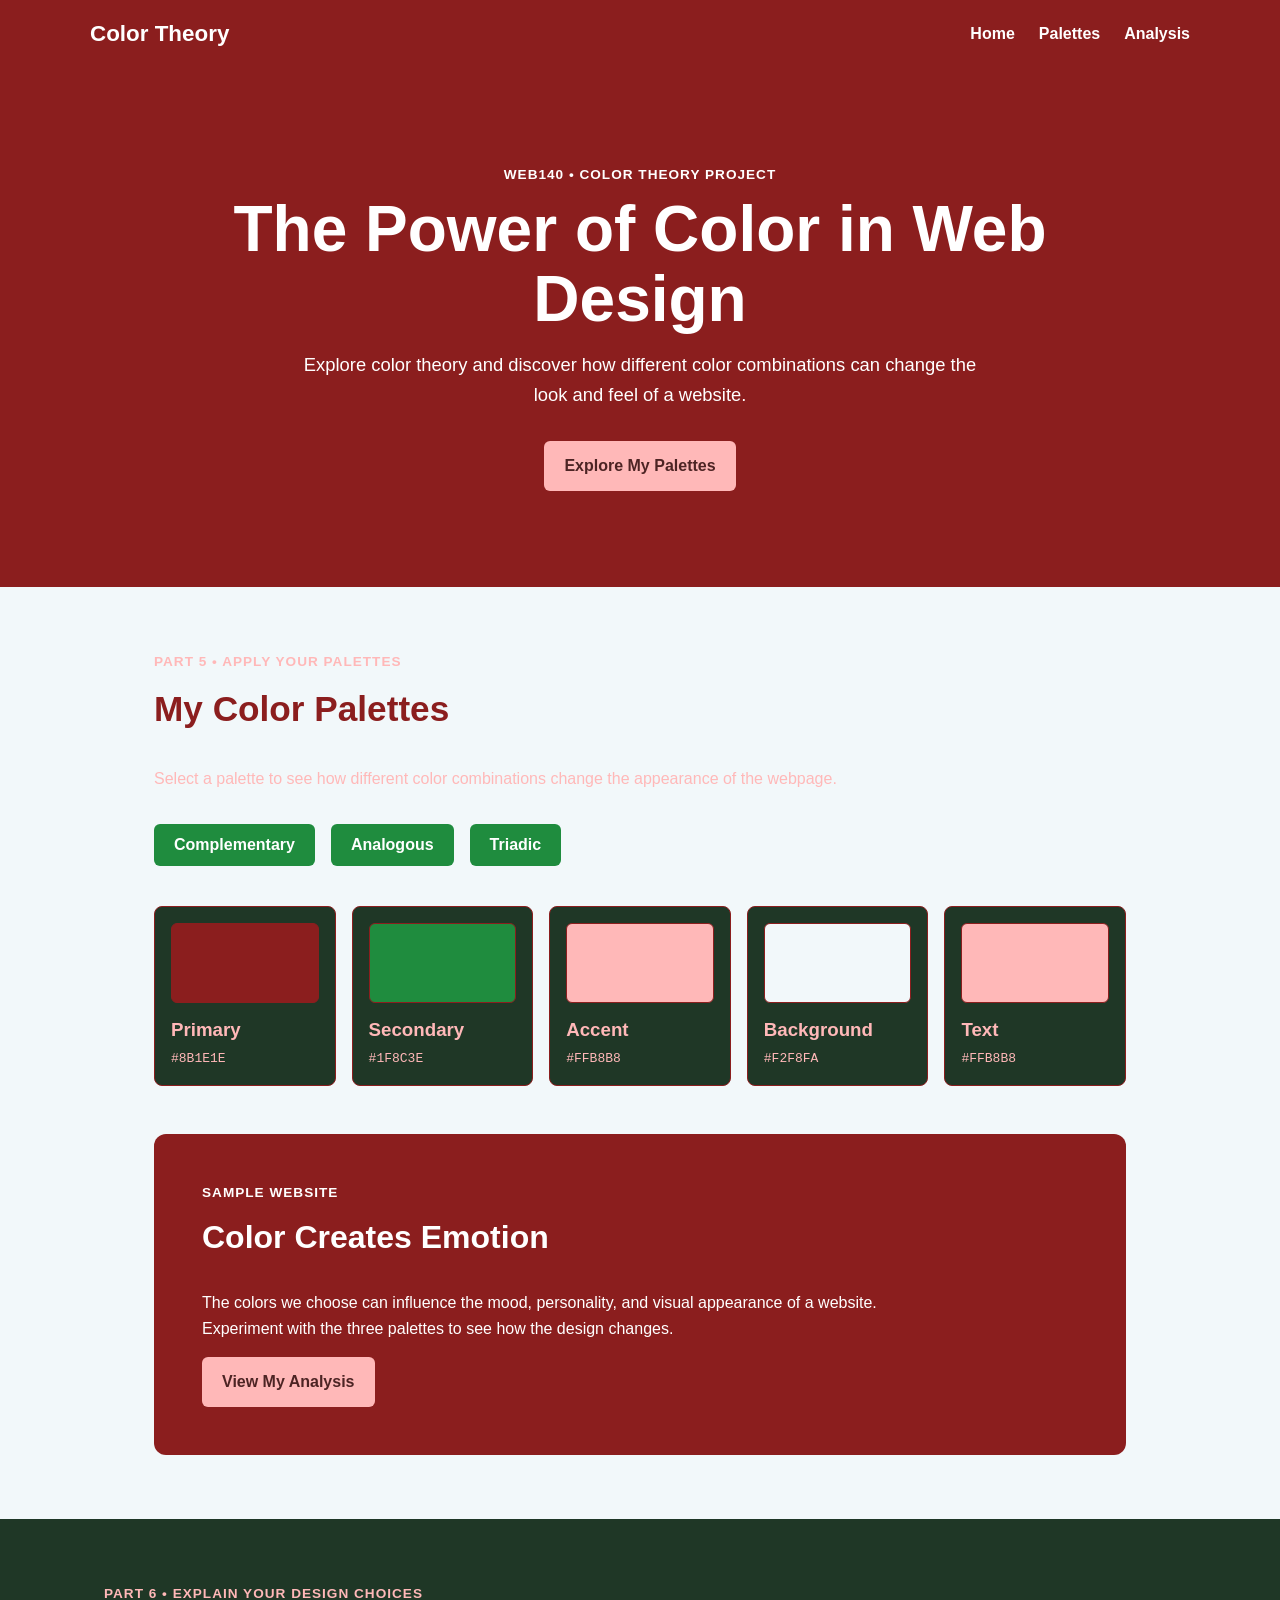
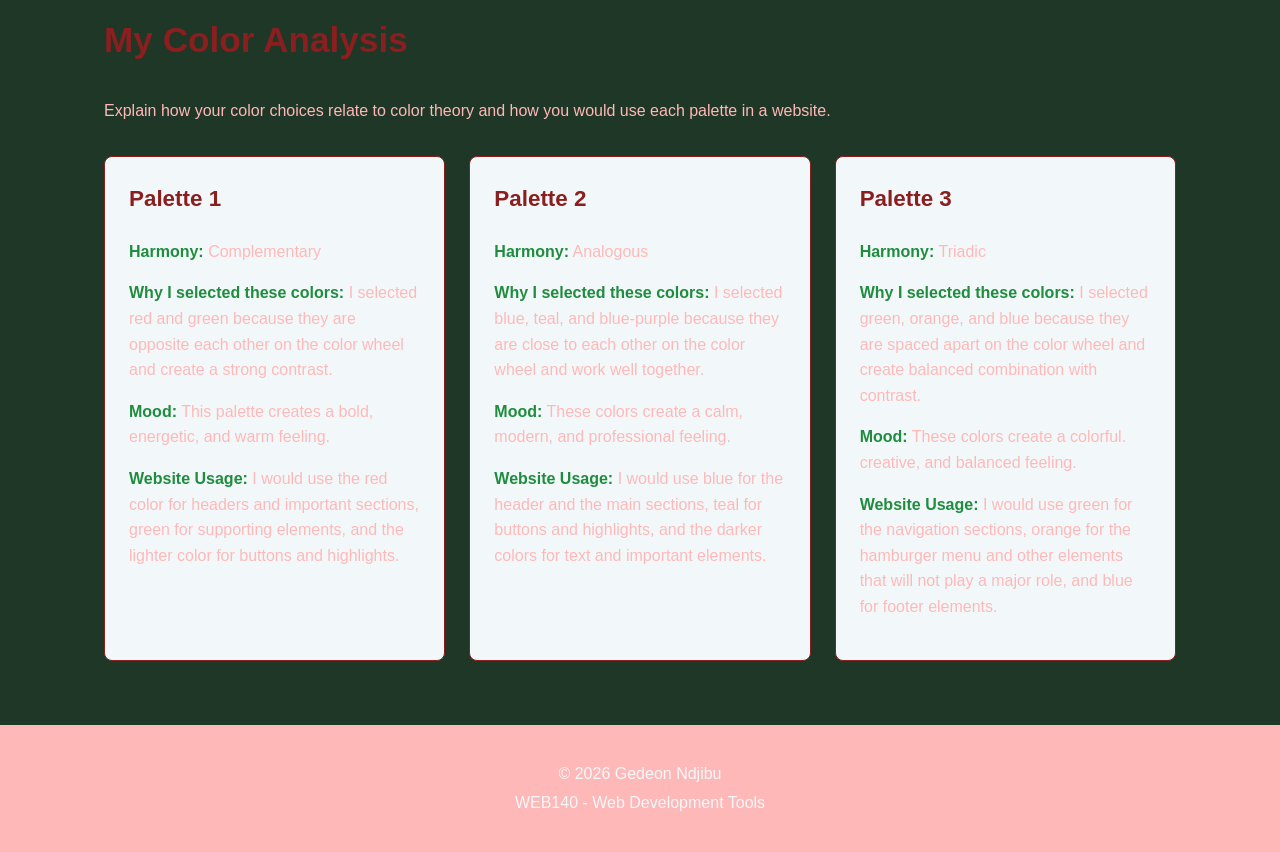
<file: colorTheory/index.html>
<!DOCTYPE html>
<html lang="en">

<head>

    <meta charset="UTF-8">

    <meta name="viewport" content="width=device-width, initial-scale=1.0">

    <title>Web140 Theory Project</title>

    <link rel="stylesheet" href="style.css">
</head>


<body>


    <!-- ================================
         HEADER
    ================================= -->

    <header class="site-header">

        <nav class="navbar" aria-label="Main navigation">

            <a href="#home" class="logo">
                Color Theory
            </a>


            <ul class="nav-links">

                <li>
                    <a href="#home">Home</a>
                </li>

                <li>
                    <a href="#palettes">Palettes</a>
                </li>

                <li>
                    <a href="#analysis">Analysis</a>
                </li>

            </ul>

        </nav>

    </header>


    <main>


        <!-- ================================
             HERO SECTION
        ================================= -->

        <section id="home" class="hero">

            <div class="hero-content">

                <p class="eyebrow">
                    WEB140 • Color Theory Project
                </p>


                <h1>
                    The Power of Color in Web Design
                </h1>


                <p class="hero-text">
                    Explore color theory and discover how different
                    color combinations can change the look and feel
                    of a website.
                </p>


                <a href="#palettes" class="button">
                    Explore My Palettes
                </a>

            </div>

        </section>


        <!-- ================================
             PALETTE SECTION
        ================================= -->

        <section id="palettes" class="section">

            <div class="section-heading">

                <p class="eyebrow">
                    Part 5 • Apply Your Palettes
                </p>


                <h2>
                    My Color Palettes
                </h2>


                <p>
                    Select a palette to see how different color
                    combinations change the appearance of the webpage.
                </p>

            </div>


            <!-- PALETTE BUTTONS -->

            <div class="palette-buttons">

                <button type="button" data-palette="palette1">
                    Complementary
                </button>


                <button type="button" data-palette="palette2">
                    Analogous
                </button>


                <button type="button" data-palette="palette3">
                    Triadic
                </button>

            </div>


            <!-- COLOR SWATCHES -->

            <div class="swatches">


                <div class="swatch">

                    <div class="color-box primary-color"></div>

                    <h3>
                        Primary
                    </h3>

                    <p id="primaryHex">
                        #2563EB
                    </p>

                </div>


                <div class="swatch">

                    <div class="color-box secondary-color"></div>

                    <h3>
                        Secondary
                    </h3>

                    <p id="secondaryHex">
                        #0F766E
                    </p>

                </div>


                <div class="swatch">

                    <div class="color-box accent-color"></div>

                    <h3>
                        Accent
                    </h3>

                    <p id="accentHex">
                        #F97316
                    </p>

                </div>


                <div class="swatch">

                    <div class="color-box background-color"></div>

                    <h3>
                        Background
                    </h3>

                    <p id="backgroundHex">
                        #FFFFFF
                    </p>

                </div>


                <div class="swatch">

                    <div class="color-box text-color"></div>

                    <h3>
                        Text
                    </h3>

                    <p id="textHex">
                        #1F2937
                    </p>

                </div>

            </div>


            <!-- ================================
                 SAMPLE WEBSITE CARD
            ================================= -->

            <article class="design-card">

                <div class="card-content">

                    <p class="eyebrow">
                        Sample Website
                    </p>


                    <h2>
                        Color Creates Emotion
                    </h2>


                    <p>
                        The colors we choose can influence the mood,
                        personality, and visual appearance of a website.
                        Experiment with the three palettes to see how
                        the design changes.
                    </p>


                    <a href="#analysis" class="card-button">
                        View My Analysis
                    </a>

                </div>

            </article>

        </section>


        <!-- ================================
             COLOR ANALYSIS SECTION
        ================================= -->

        <section id="analysis" class="analysis-section">

            <div class="section">

                <div class="section-heading">

                    <p class="eyebrow">
                        Part 6 • Explain Your Design Choices
                    </p>


                    <h2>
                        My Color Analysis
                    </h2>


                    <p>
                        Explain how your color choices relate to
                        color theory and how you would use each
                        palette in a website.
                    </p>

                </div>


                <div class="analysis-grid">


                    <!-- PALETTE 1 -->

                    <article class="analysis-card">

                        <h3>
                            Palette 1
                        </h3>


                        <p>
                            <strong>Harmony:</strong>
                            Complementary
                        </p>


                        <p>
                            <strong>Why I selected these colors:</strong>
                            I selected red and green because they are opposite 
                            each other on the color wheel and create a strong contrast.
                        </p>


                        <p>
                            <strong>Mood:</strong>
                            This palette creates a bold, energetic, and warm feeling.
                        </p>


                        <p>
                            <strong>Website Usage:</strong>
                            I would use the red color for headers and important sections,
                            green for supporting elements, and the lighter color for
                            buttons and highlights.
                        </p>

                    </article>


                    <!-- PALETTE 2 -->

                    <article class="analysis-card">

                        <h3>
                            Palette 2
                        </h3>


                        <p>
                            <strong>Harmony:</strong>
                            Analogous
                        </p>


                        <p>
                            <strong>Why I selected these colors:</strong>
                            I selected blue, teal, and blue-purple because they are
                            close to each other on the color wheel and work well together.
                        </p>


                        <p>
                            <strong>Mood:</strong>
                            These colors create a calm, modern, and
                            professional feeling.
                        </p>


                        <p>
                            <strong>Website Usage:</strong>
                            I would use blue for the header and the main sections, teal for buttons and highlights, 
                            and the darker colors for text and important elements.
                        </p>

                    </article>


                    <!-- PALETTE 3 -->

                    <article class="analysis-card">

                        <h3>
                            Palette 3
                        </h3>


                        <p>
                            <strong>Harmony:</strong>
                            Triadic
                        </p>


                        <p>
                            <strong>Why I selected these colors:</strong>
                            I selected green, orange, and blue because they are spaced apart on the color wheel and create balanced
                            combination with contrast.
                        </p>


                        <p>
                            <strong>Mood:</strong>
                            These colors create a colorful. creative, and balanced feeling.
                        </p>


                        <p>
                            <strong>Website Usage:</strong>
                            I would use green for the navigation sections, orange for the hamburger menu and other elements
                            that will not play a major role, and blue for footer elements.
                        </p>

                    </article>

                </div>

            </div>

        </section>

    </main>


    <!-- ================================
         FOOTER
    ================================= -->

    <footer class="site-footer">

        <p>
            &copy; 2026 Gedeon Ndjibu
        </p>


        <p>
            WEB140 - Web Development Tools
        </p>

    </footer>


    <script src="script.js"></script>

</body>

</html>
</file>
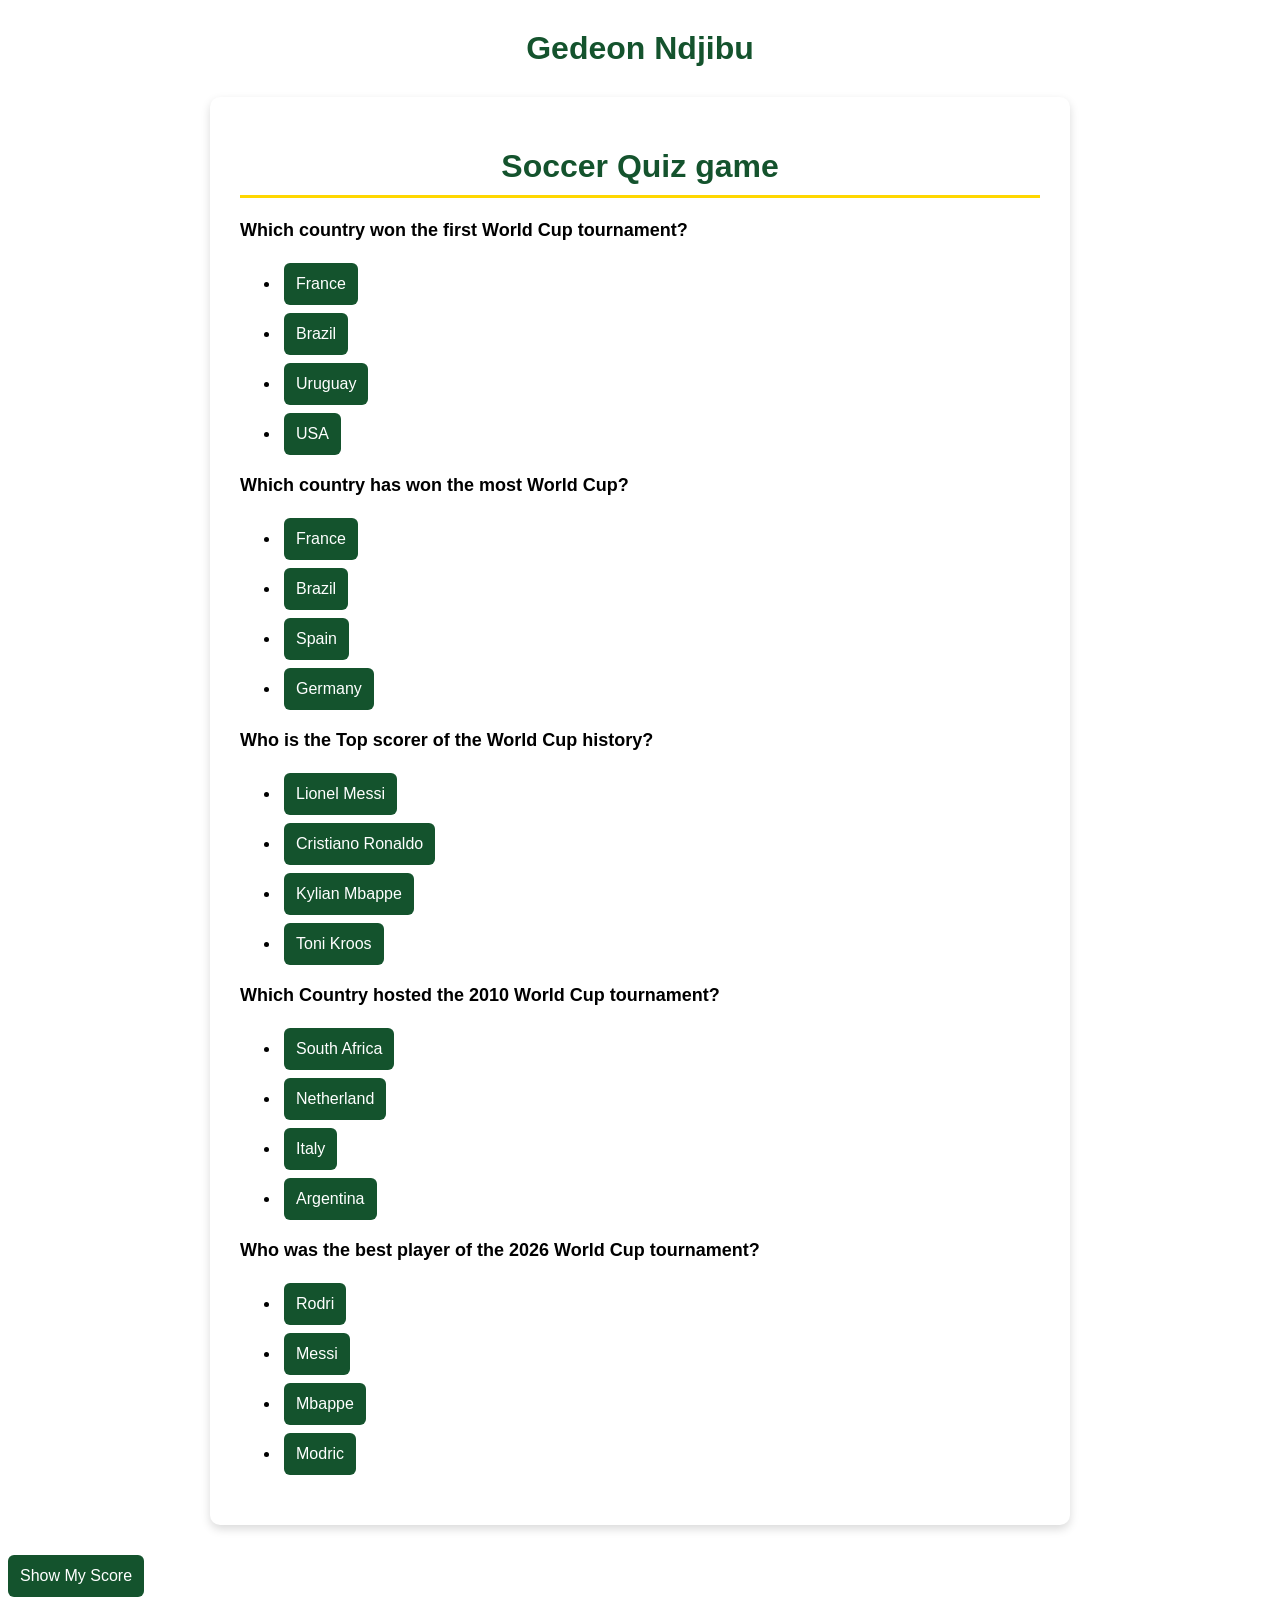
<file: week1/index.html>
<!DOCTYPE html>
<html lang="en">
<head>
  <meta charset="UTF-8">
  <link rel="stylesheet" href="styles.css">
  <title>Soccer Quiz</title>
</head>
<body>
  <h1>Gedeon Ndjibu</h1>
  <div>
    <h1>Soccer Quiz game</h1>
    <p>Which country won the first World Cup tournament?</p>
    <ul>
    <li><button class="answer" data-correct="false">France</button></li>
    <li><button class="answer" data-correct="false">Brazil</button></li>
    <li><button class="answer" data-correct="true">Uruguay</button></li>
    <li><button class="answer" data-correct="false">USA</button></li>
    </ul>
    <p>Which country has won the most World Cup?</p>
    <ul>
    <li><button class="answer" data-correct="false">France</button></li>
    <li><button class="answer" data-correct="true">Brazil</button></li>
    <li><button class="answer" data-correct="false">Spain</button></li>
    <li><button class="answer" data-correct="false">Germany</button></li>
    </ul>



    <p>Who is the Top scorer of the World Cup history?</p>
    <ul>
    <li><button class="answer" data-correct="false">Lionel Messi</button></li>
    <li><button class="answer" data-correct="false">Cristiano Ronaldo</button></li>
    <li><button class="answer" data-correct="true">Kylian Mbappe</button></li>
    <li><button class="answer" data-correct="false">Toni Kroos</button></li>
    </ul>



    <p>Which Country hosted the 2010 World Cup tournament?</p>
    <ul>
    <li><button class="answer" data-correct="true">South Africa</button></li>
    <li><button class="answer" data-correct="false">Netherland</button></li>
    <li><button class="answer" data-correct="false">Italy</button></li>
    <li><button class="answer" data-correct="false">Argentina</button></li>
    </ul>



    <p>Who was the best player of the 2026 World Cup tournament?</p>
    <ul>
    <li><button class="answer" data-correct="true">Rodri</button></li>
    <li><button class="answer" data-correct="false">Messi</button></li>
    <li><button class="answer" data-correct="false">Mbappe</button></li>
    <li><button class="answer" data-correct="false">Modric</button></li>
    </ul>



  </div>
  <p id="feedback"></p>

  <button id="scoreButton">Show My Score</button>

  <p id="finalScore"></p>

  <script src="script.js"></script>
</body>
</html>
</file>
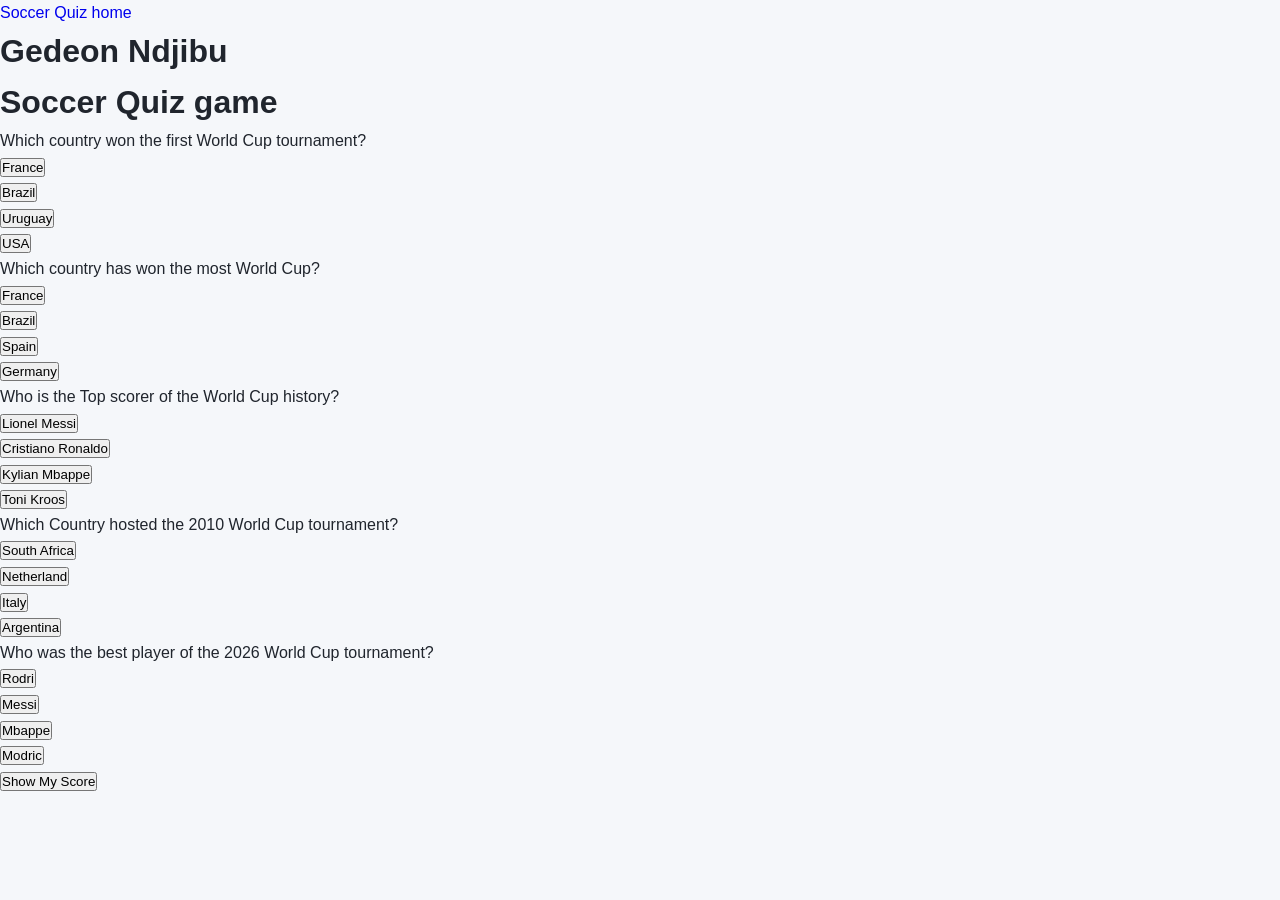
<file: Soccer Quiz.html>
<!DOCTYPE html>
<html lang="en">
<head>
  <meta charset="UTF-8">
  <link rel="stylesheet" href="styles.css">
  <title>Soccer Quiz</title>
</head>
<body>
  <nav>
    <a href="Soccer Quiz.html">Soccer Quiz</a>
    <a href="index.html">home</a>
  </nav>
  <h1>Gedeon Ndjibu</h1>
  <div>
    <h1>Soccer Quiz game</h1>
    <p>Which country won the first World Cup tournament?</p>
    <ul>
    <li><button class="answer" data-correct="false">France</button></li>
    <li><button class="answer" data-correct="false">Brazil</button></li>
    <li><button class="answer" data-correct="true">Uruguay</button></li>
    <li><button class="answer" data-correct="false">USA</button></li>
    </ul>
    <p>Which country has won the most World Cup?</p>
    <ul>
    <li><button class="answer" data-correct="false">France</button></li>
    <li><button class="answer" data-correct="true">Brazil</button></li>
    <li><button class="answer" data-correct="false">Spain</button></li>
    <li><button class="answer" data-correct="false">Germany</button></li>
    </ul>



    <p>Who is the Top scorer of the World Cup history?</p>
    <ul>
    <li><button class="answer" data-correct="false">Lionel Messi</button></li>
    <li><button class="answer" data-correct="false">Cristiano Ronaldo</button></li>
    <li><button class="answer" data-correct="true">Kylian Mbappe</button></li>
    <li><button class="answer" data-correct="false">Toni Kroos</button></li>
    </ul>



    <p>Which Country hosted the 2010 World Cup tournament?</p>
    <ul>
    <li><button class="answer" data-correct="true">South Africa</button></li>
    <li><button class="answer" data-correct="false">Netherland</button></li>
    <li><button class="answer" data-correct="false">Italy</button></li>
    <li><button class="answer" data-correct="false">Argentina</button></li>
    </ul>



    <p>Who was the best player of the 2026 World Cup tournament?</p>
    <ul>
    <li><button class="answer" data-correct="true">Rodri</button></li>
    <li><button class="answer" data-correct="false">Messi</button></li>
    <li><button class="answer" data-correct="false">Mbappe</button></li>
    <li><button class="answer" data-correct="false">Modric</button></li>
    </ul>



  </div>
  <p id="feedback"></p>

  <button id="scoreButton">Show My Score</button>

  <p id="finalScore"></p>

  <script src="script.js"></script>
</body>
</html>
</file>
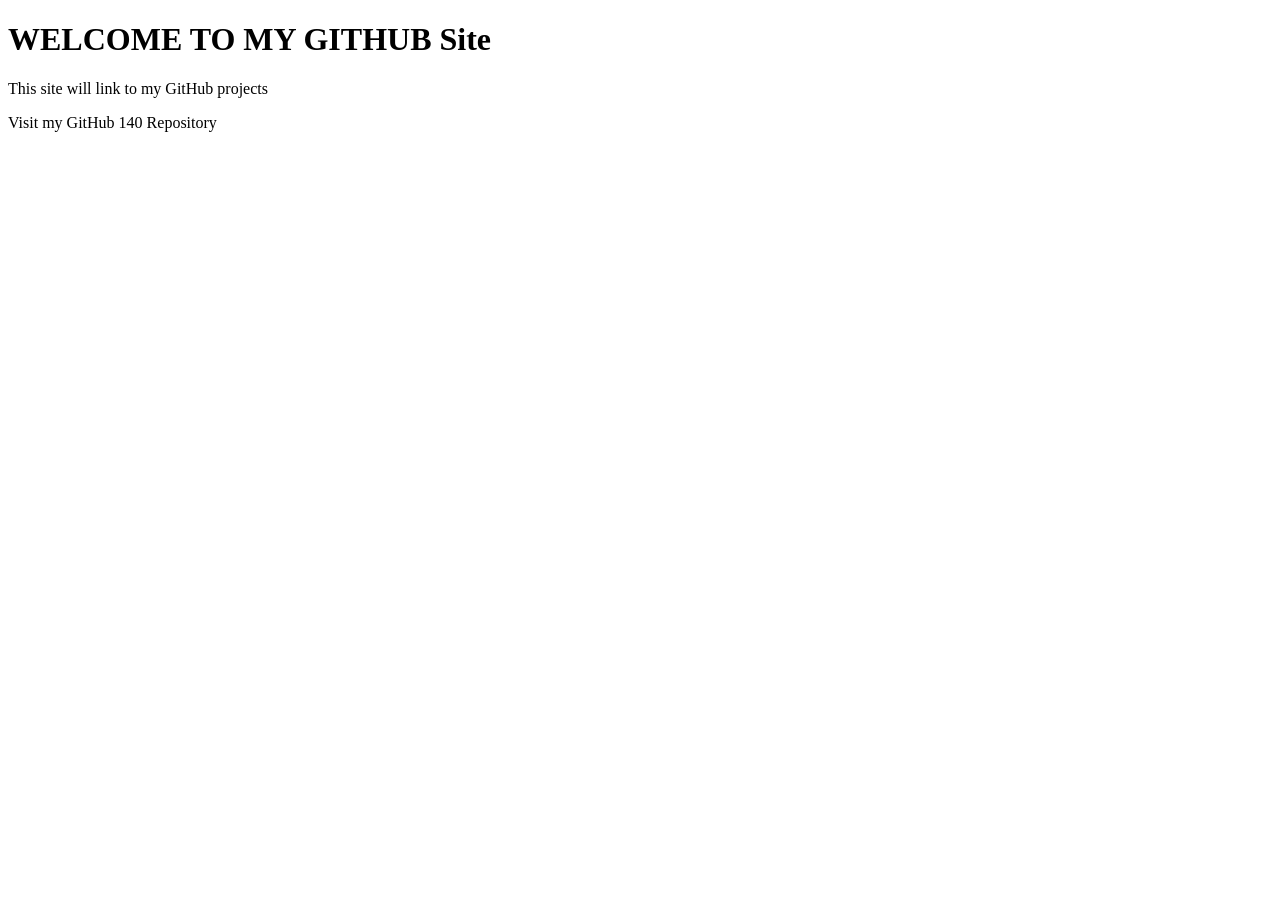
<file: web140homepage.html>
<!DOCTYPE html>
<html lang="en">
<head>
	<meta charset="UTF-8">
	<title>Gedeon Ndjibu WEB 140 Course</title>
</head>
<body>
	<h1>WELCOME TO MY GITHUB Site</h1>
	  <p>This site will link to my GitHub projects</p>
	  <p><a href=""></a>Visit my GitHub 140 Repository</p>
</body>
	
</html>
</file>
<file: colorTheory/style.css>
/* ========================================
   COLOR THEORY PROJECT
======================================== */


/* ========================================
   COLOR VARIABLES
   Students will replace these colors.
======================================== */

:root {

    --primary: #8B1E1E;

    --secondary: #1F8C3E;

    --accent: #FFB8B8;

    --background: #4D2424;

    --surface: #1F3726;

    --text: #FFB8B8;

    --text-on-primary: #FFFFFF;

    --text-on-accent: #4D2424;

    --border: #8B1E1E;

}


/* ========================================
   GENERAL STYLES
======================================== */

* {
    box-sizing: border-box;
}


html {
    scroll-behavior: smooth;
}


body {

    margin: 0;

    font-family:
        Arial,
        Helvetica,
        sans-serif;

    background-color: var(--background);

    color: var(--text);

    line-height: 1.6;

}


/* ========================================
   LINKS
======================================== */

a {
    color: var(--primary);
}


a:hover {
    text-decoration: underline;
}


/* ========================================
   HEADER
======================================== */

.site-header {

    background-color: var(--primary);

    color: var(--text-on-primary);

    padding: 1rem 5%;

}


.navbar {

    max-width: 1100px;

    margin: 0 auto;

    display: flex;

    justify-content: space-between;

    align-items: center;

    gap: 2rem;

}


.logo {

    color: var(--text-on-primary);

    text-decoration: none;

    font-size: 1.4rem;

    font-weight: bold;

}


.nav-links {

    display: flex;

    gap: 1.5rem;

    list-style: none;

    margin: 0;

    padding: 0;

}


.nav-links a {

    color: var(--text-on-primary);

    text-decoration: none;

    font-weight: bold;

}


.nav-links a:hover {

    text-decoration: underline;

}


/* ========================================
   HERO
======================================== */

.hero {

    background-color: var(--primary);

    color: var(--text-on-primary);

    padding: 6rem 5%;

}


.hero-content {

    max-width: 900px;

    margin: 0 auto;

    text-align: center;

}


.eyebrow {

    margin: 0 0 0.5rem;

    font-size: 0.85rem;

    font-weight: bold;

    letter-spacing: 1px;

    text-transform: uppercase;

}


.hero .eyebrow {

    color: var(--text-on-primary);

}


.hero h1 {

    margin: 0.5rem 0 1rem;

    font-size: clamp(2.2rem, 5vw, 4rem);

    line-height: 1.1;

}


.hero-text {

    max-width: 700px;

    margin: 0 auto 2rem;

    font-size: 1.15rem;

}


/* ========================================
   BUTTON
======================================== */

.button,
.card-button {

    display: inline-block;

    padding: 0.75rem 1.25rem;

    border-radius: 6px;

    background-color: var(--accent);

    color: var(--text-on-accent);

    text-decoration: none;

    font-weight: bold;

}


.button:hover,
.card-button:hover {

    text-decoration: none;

    opacity: 0.9;

}


/* ========================================
   SECTIONS
======================================== */

.section {

    max-width: 1100px;

    margin: 0 auto;

    padding: 4rem 5%;

}


.section-heading {

    max-width: 750px;

    margin-bottom: 2rem;

}


.section-heading h2 {

    margin-top: 0.25rem;

    color: var(--primary);

    font-size: 2.2rem;

}


/* ========================================
   PALETTE BUTTONS
======================================== */

.palette-buttons {

    display: flex;

    flex-wrap: wrap;

    gap: 1rem;

    margin-bottom: 2.5rem;

}


.palette-buttons button {

    border: none;

    border-radius: 6px;

    padding: 0.75rem 1.25rem;

    background-color: var(--secondary);

    color: var(--text-on-primary);

    font-size: 1rem;

    font-weight: bold;

    cursor: pointer;

}


.palette-buttons button:hover {

    opacity: 0.9;

}


/* ========================================
   COLOR SWATCHES
======================================== */

.swatches {

    display: grid;

    grid-template-columns:
        repeat(auto-fit, minmax(160px, 1fr));

    gap: 1rem;

    margin-bottom: 3rem;

}


.swatch {

    background-color: var(--surface);

    border: 1px solid var(--border);

    border-radius: 8px;

    padding: 1rem;

}


.swatch h3 {

    margin: 0.75rem 0 0.25rem;

    color: var(--text);

}


.swatch p {

    margin: 0;

    font-family: monospace;

    color: var(--text);

}


.color-box {

    height: 80px;

    border-radius: 6px;

    border: 1px solid var(--border);

}


.primary-color {
    background-color: var(--primary);
}


.secondary-color {
    background-color: var(--secondary);
}


.accent-color {
    background-color: var(--accent);
}


.background-color {
    background-color: var(--background);
}


.text-color {
    background-color: var(--text);
}


/* ========================================
   DESIGN CARD
======================================== */

.design-card {

    background-color: var(--primary);

    color: var(--text-on-primary);

    border-radius: 12px;

    padding: 3rem;

    margin-top: 2rem;

}


.design-card .eyebrow {

    color: var(--text-on-primary);

}


.design-card h2 {

    margin-top: 0.5rem;

    font-size: 2rem;

}


.design-card p {

    max-width: 700px;

}


/* ========================================
   COLOR ANALYSIS
======================================== */

.analysis-section {

    background-color: var(--surface);

}


.analysis-section .section {

    max-width: 1200px;

}


.analysis-grid {

    display: grid;

    grid-template-columns:
        repeat(3, 1fr);

    gap: 1.5rem;

}


.analysis-card {

    background-color: var(--background);

    border: 1px solid var(--border);

    border-radius: 8px;

    padding: 1.5rem;

}


.analysis-card h3 {

    margin-top: 0;

    color: var(--primary);

    font-size: 1.4rem;

}


.analysis-card p {

    margin-bottom: 1rem;

}


.analysis-card strong {

    color: var(--secondary);

}


/* ========================================
   KEYBOARD FOCUS
======================================== */

a:focus-visible,
button:focus-visible {

    outline: 3px solid var(--accent);

    outline-offset: 4px;

}


/* ========================================
   FOOTER
======================================== */

.site-footer {

    background-color: var(--text);

    color: var(--background);

    text-align: center;

    padding: 2rem 5%;

}


.site-footer p {

    margin: 0.25rem 0;

}


/* ========================================
   RESPONSIVE DESIGN
======================================== */

@media (max-width: 900px) {

    .analysis-grid {

        grid-template-columns: 1fr;

    }

}


@media (max-width: 700px) {

    .navbar {

        flex-direction: column;

        align-items: center;

    }


    .nav-links {

        flex-direction: column;

        text-align: center;

        gap: 0.75rem;

    }


    .hero {

        padding: 4rem 5%;

    }


    .design-card {

        padding: 2rem;

    }

}
</file>
<file: week1/styles.css>
body{
  background-color: ligthblue;
  font-family: Arial, sans-serif;
}
h1{
  color: darkblue;
}
p{
  font-size: 18px;
}
a {
  color: red;
}
nav{
  background-color: #14532D;
  padding: 15px;
  text-align: center;
}
nav a{
  color: white;
  text-decoration: none;
  margin: 0 20px;
  font-weight: bold;
}
nav a:hover {
  color: gold;
}
body > h1 {
  text-align: center;
  color: #14532D;
  margin-top: 30px;
}
div {
  background-color: white;
  width: 70%;
  max-width: 800px;
  margin: 30px auto;
  padding: 30px;
  border-radius: 10px;
  box-shadow: 0 4px 10px rgba(0, 0, 0, 0.15);
}
div h1 {
  text-align: center;
  color: #14532D;
  border-bottom: 3px solid gold;
  padding-bottom: 10px;
}
div p {
  font-size: 18px;
  font-weight: bold;
  margin-top: 10px;
}
ul {
  line-height: 1.8;
}
li{
  padding: 4px;
}
button {
  background-color: #14532D;
  color: white;
  border: none;
  padding: 12px;
  font-size: 16px;
  border-radius: 6px;
  cursor: pointer;
  marging-top: 20px;
}
button:hover{
  background-color:#1f7a42;
}
#result{
  font-size: 20px;
  color: #1453D;
}
</file>
<file: styles.css>
* {
    box-sizing: border-box;
    margin: 0;
    padding: 0;
}

html {
    scroll-behavior: smooth;
}

body {
    font-family: Arial, Helvetica, sans-serif;
    background-color: #f5f7fa;
    color: #20252d;
    line-height: 1.6;
}

a {
    text-decoration: none;
}

button {
    cursor: pointer;
}


/* ---------- Navigation ---------- */

.navbar {
    width: 100%;
    min-height: 70px;

    display: flex;
    justify-content: space-between;
    align-items: center;

    padding: 0 8%;

    background-color: #111827;

    position: sticky;
    top: 0;

    z-index: 1000;
}

.logo {
    color: white;
    font-size: 28px;
}

.nav-links {
    list-style: none;

    display: flex;
    gap: 30px;
}

.nav-links a {
    color: #dddddd;
    font-weight: bold;
}

.nav-links a:hover {
    color: #ff6b35;
}

#menuButton {
    display: none;

    background: none;
    border: none;

    color: white;

    font-size: 28px;
}


/* ---------- Hero ---------- */

.hero {
    min-height: 85vh;

    /*
       Put your laptop picture here.
       Example:
       background-image: url("laptop.jpg");
    */

    background-image:
        linear-gradient(
            rgba(15, 23, 42, 0.75),
            rgba(15, 23, 42, 0.75)
        ),
        url("laptop.jpg");

    background-size: cover;
    background-position: center;
    background-repeat: no-repeat;

    display: flex;
    align-items: center;
}

.hero-overlay {
    width: 100%;
}

.hero-content {
    width: 84%;
    max-width: 900px;

    margin: auto;

    color: white;
}

.welcome {
    letter-spacing: 3px;
    font-size: 14px;
    font-weight: bold;

    color: #ff6b35;

    margin-bottom: 15px;
}

.hero h1 {
    font-size: 58px;
    line-height: 1.1;

    margin-bottom: 10px;
}

.hero h1 span {
    color: #ff6b35;
}

.hero h2 {
    font-size: 32px;
    margin-bottom: 20px;
}

.hero-content > p {
    max-width: 650px;
    font-size: 19px;
}

.hero-buttons {
    display: flex;
    gap: 15px;

    margin-top: 30px;
}

.button {
    padding: 13px 24px;

    border-radius: 6px;

    font-weight: bold;
}

.primary {
    background-color: #ff6b35;
    color: white;
}

.secondary {
    border: 2px solid white;
    color: white;
}

.primary:hover {
    background-color: #e85b29;
}

.secondary:hover {
    background-color: white;
    color: #111827;
}


/* ---------- General Sections ---------- */

.section {
    padding: 90px 8%;
}

.section-title {
    text-align: center;
    margin-bottom: 55px;
}

.section-title p {
    color: #ff6b35;

    font-size: 13px;
    letter-spacing: 2px;

    font-weight: bold;
}

.section-title h2 {
    font-size: 40px;
    margin-top: 5px;
}


/* ---------- About ---------- */

.about-container {
    display: grid;

    grid-template-columns: 2fr 1fr;

    gap: 50px;

    max-width: 1100px;
    margin: auto;

    align-items: center;
}

.about-text h3 {
    font-size: 29px;

    margin-bottom: 20px;
}

.about-text p {
    margin-bottom: 16px;

    font-size: 17px;

    color: #5b6472;
}

.about-card {
    background-color: white;

    padding: 30px;

    border-radius: 12px;

    box-shadow: 0 8px 30px rgba(0, 0, 0, 0.08);
}

.about-card div {
    padding: 14px 0;

    border-bottom: 1px solid #eeeeee;
}

.about-card div:last-child {
    border-bottom: none;
}

.about-card strong {
    color: #ff6b35;
}


/* ---------- Skills ---------- */

.dark-section {
    background-color: #111827;
    color: white;
}

.skills-container {
    max-width: 1100px;

    margin: auto;

    display: grid;

    grid-template-columns: repeat(4, 1fr);

    gap: 20px;
}

.skill-card {
    background-color: #1f2937;

    padding: 30px 25px;

    border-radius: 10px;

    transition: 0.3s;
}

.skill-card:hover {
    transform: translateY(-8px);
}

.skill-card h3 {
    color: #ff6b35;

    margin-bottom: 15px;

    font-size: 22px;
}

.skill-card p {
    margin: 8px 0;

    color: #d1d5db;
}


/* ---------- Projects ---------- */

.projects-container {
    max-width: 1100px;

    margin: auto;

    display: grid;

    grid-template-columns: repeat(3, 1fr);

    gap: 25px;
}

.project-card {
    background-color: white;

    border-radius: 12px;

    overflow: hidden;

    box-shadow: 0 8px 30px rgba(0, 0, 0, 0.08);

    transition: 0.3s;
}

.project-card:hover {
    transform: translateY(-7px);
}

.project-image {
    height: 210px;

    background: linear-gradient(
        135deg,
        #111827,
        #374151
    );

    display: flex;
    align-items: center;
    justify-content: center;
}

.project-image span {
    font-size: 65px;

    font-weight: bold;

    color: rgba(255, 255, 255, 0.15);
}

.project-info {
    padding: 25px;
}

.project-info h3 {
    margin-bottom: 12px;
}

.project-info p {
    color: #697180;

    margin-bottom: 20px;
}

.project-tech {
    display: flex;
    flex-wrap: wrap;

    gap: 7px;

    margin-bottom: 20px;
}

.project-tech span {
    background-color: #eeeeee;

    padding: 5px 10px;

    border-radius: 20px;

    font-size: 12px;
}

.project-info button {
    border: none;

    background-color: #111827;

    color: white;

    padding: 11px 18px;

    border-radius: 5px;

    font-weight: bold;
}

.project-info button:hover {
    background-color: #ff6b35;
}


/* ---------- Contact ---------- */

.contact-section {
    background-color: #eeeeee;
}

.contact-container {
    max-width: 1050px;

    margin: auto;

    display: grid;

    grid-template-columns: 1fr 1fr;

    gap: 55px;

    align-items: start;
}

.contact-text h3 {
    font-size: 30px;

    margin-bottom: 15px;
}

.contact-text p {
    color: #606773;

    margin-bottom: 15px;
}

form {
    background-color: white;

    padding: 30px;

    border-radius: 12px;
}

form label {
    display: block;

    font-weight: bold;

    margin-bottom: 6px;
}

form input,
form textarea {
    width: 100%;

    padding: 12px;

    margin-bottom: 18px;

    border: 1px solid #cccccc;

    border-radius: 5px;

    font-size: 15px;
}

form textarea {
    resize: vertical;
}

form button {
    width: 100%;

    padding: 13px;

    border: none;

    border-radius: 5px;

    background-color: #ff6b35;

    color: white;

    font-weight: bold;

    font-size: 16px;
}

form button:hover {
    background-color: #e85b29;
}

#formMessage {
    margin-top: 15px;

    text-align: center;

    font-weight: bold;
}


/* ---------- Footer ---------- */

footer {
    background-color: #0b1120;

    color: white;

    text-align: center;

    padding: 40px 20px;
}

footer h3 {
    font-size: 25px;
}

.footer-links {
    margin: 20px 0;

    display: flex;

    justify-content: center;

    gap: 25px;
}

.footer-links a {
    color: #ff6b35;
}

.copyright {
    color: #9ca3af;

    font-size: 14px;
}


/* ---------- Responsive Design ---------- */

@media (max-width: 900px) {

    .skills-container {
        grid-template-columns: repeat(2, 1fr);
    }

    .projects-container {
        grid-template-columns: 1fr 1fr;
    }

    .about-container {
        grid-template-columns: 1fr;
    }

}


@media (max-width: 700px) {

    .navbar {
        padding: 0 5%;
    }

    #menuButton {
        display: block;
    }

    .nav-links {
        display: none;

        position: absolute;

        top: 70px;
        left: 0;

        width: 100%;

        background-color: #111827;

        flex-direction: column;

        text-align: center;

        padding: 25px;
    }

    .nav-links.show {
        display: flex;
    }

    .hero h1 {
        font-size: 40px;
    }

    .hero h2 {
        font-size: 25px;
    }

    .hero-buttons {
        flex-direction: column;
        align-items: flex-start;
    }

    .skills-container,
    .projects-container,
    .contact-container {
        grid-template-columns: 1fr;
    }

    .section {
        padding: 70px 5%;
    }

}
</file>
